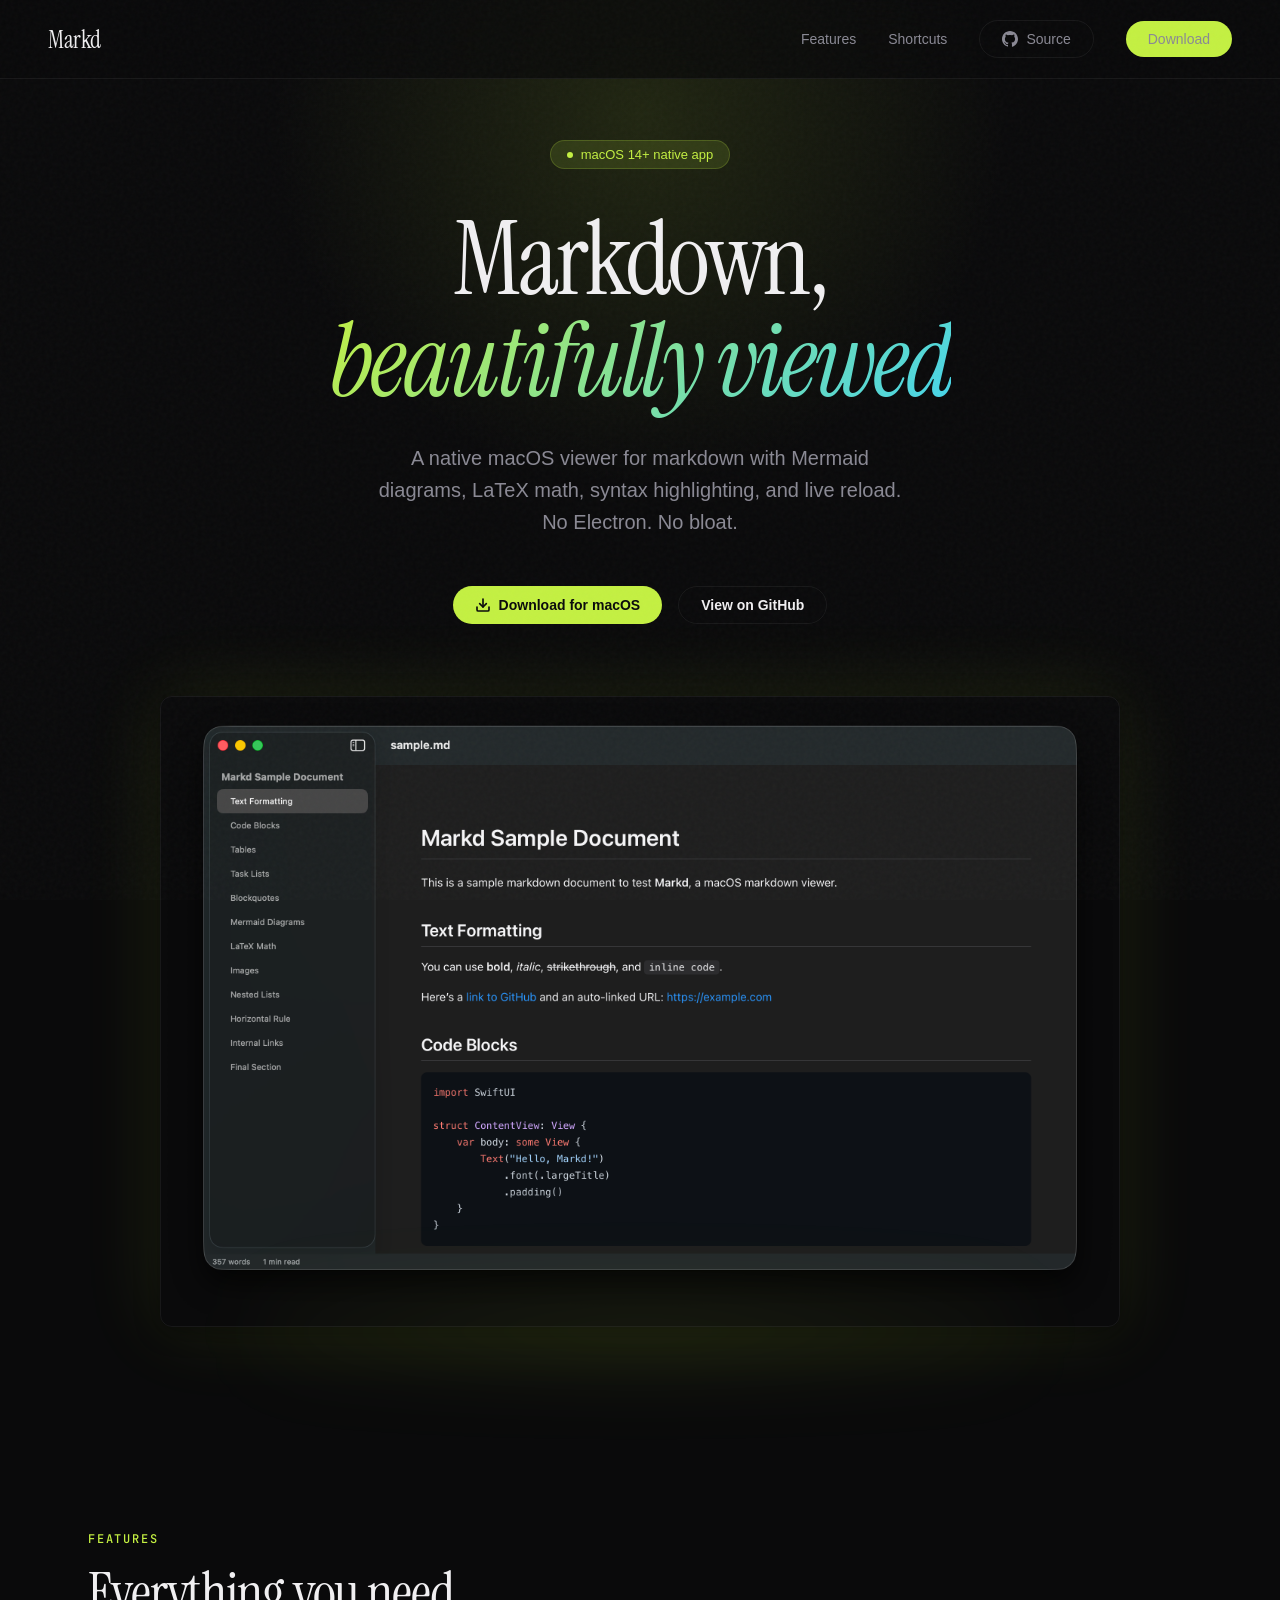
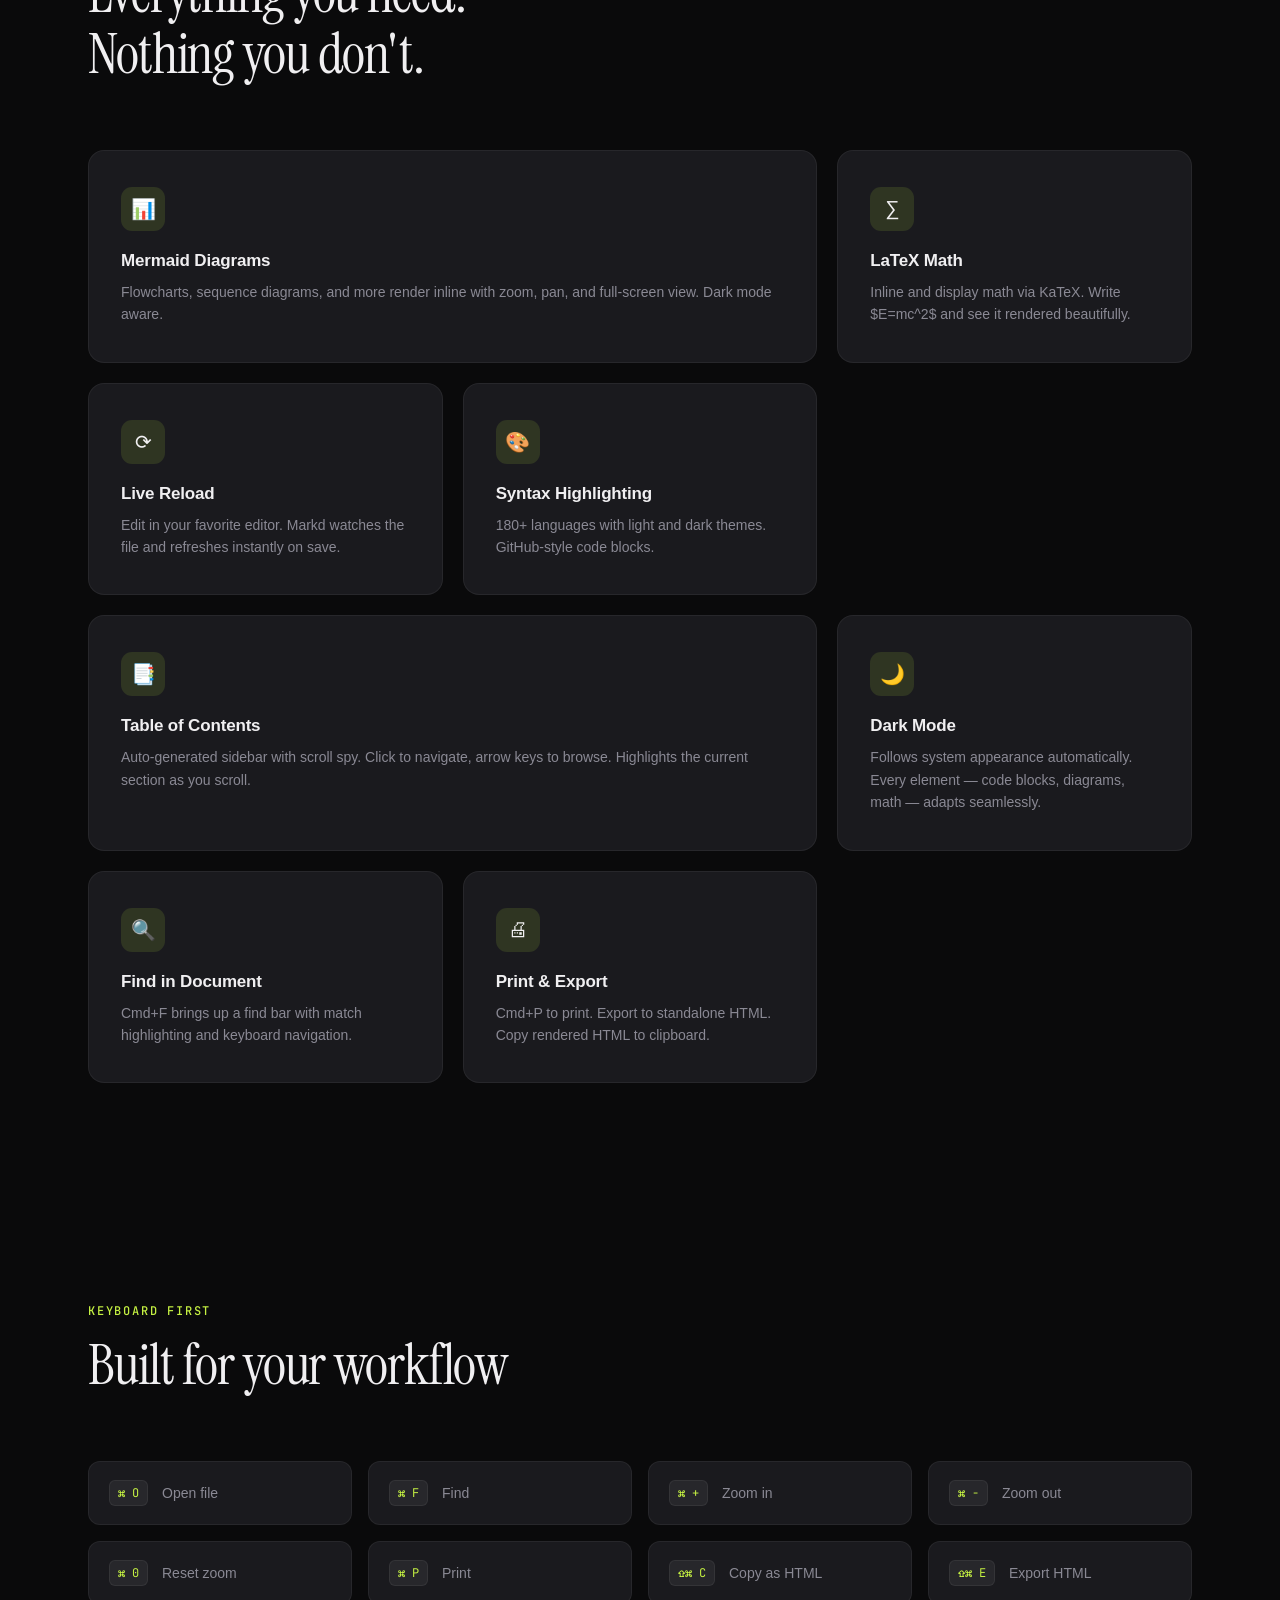
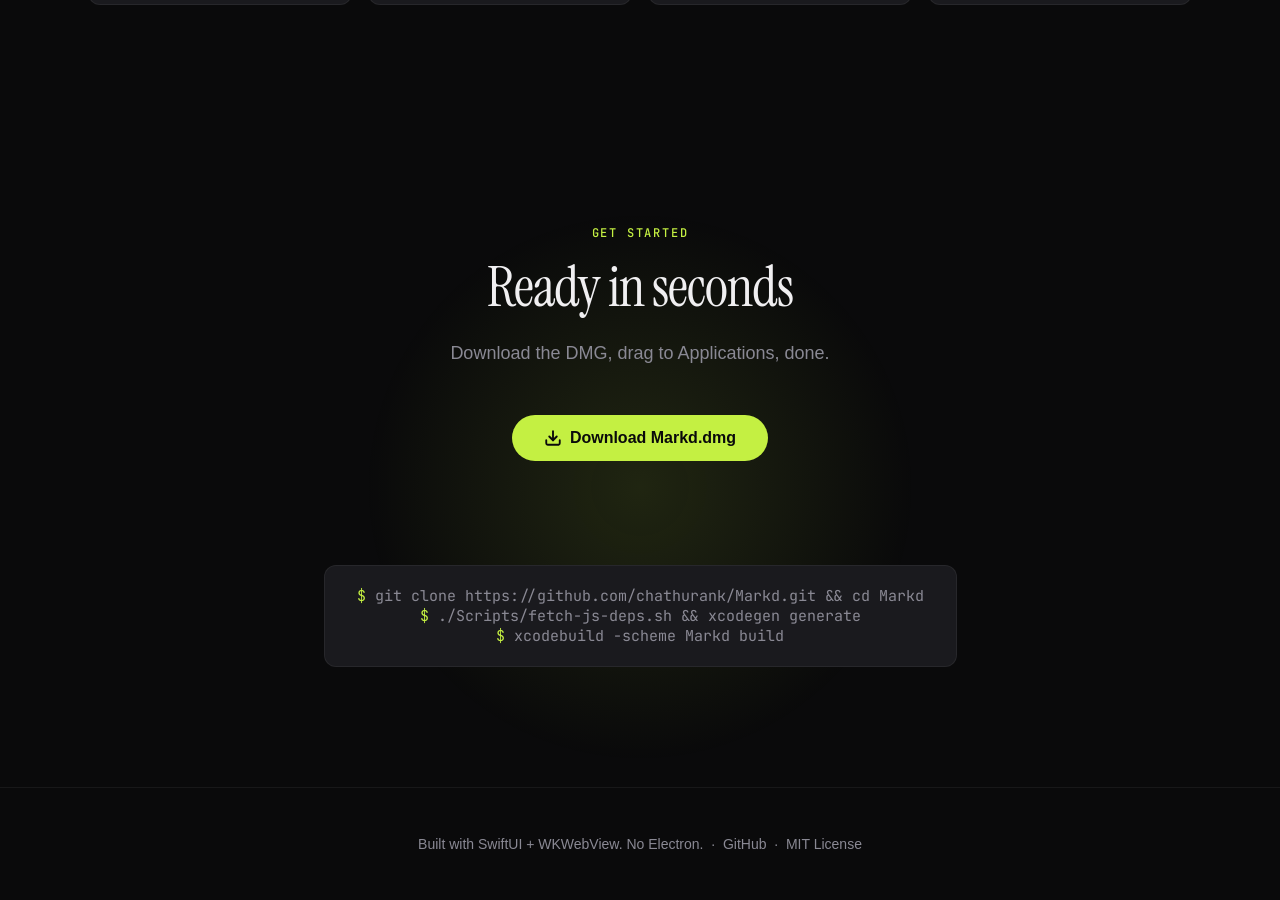
<file: docs/index.html>
<!DOCTYPE html>
<html lang="en">
<head>
    <meta charset="UTF-8">
    <meta name="viewport" content="width=device-width, initial-scale=1.0">
    <title>Markd — The Markdown Viewer for macOS</title>
    <meta name="description" content="A beautiful, native macOS markdown viewer with Mermaid diagrams, LaTeX math, live reload, and more.">

    <!-- Fonts -->
    <link rel="preconnect" href="https://fonts.googleapis.com">
    <link rel="preconnect" href="https://fonts.gstatic.com" crossorigin>
    <link href="https://fonts.googleapis.com/css2?family=Instrument+Serif:ital@0;1&family=JetBrains+Mono:wght@400;500&family=Satoshi:wght@400;500;700;900&display=swap" rel="stylesheet">

    <style>
        :root {
            --bg: #0a0a0b;
            --bg-elevated: #141416;
            --bg-card: #1a1a1e;
            --text: #f0eff1;
            --text-muted: #8a8994;
            --accent: #c4f042;
            --accent-dim: rgba(196, 240, 66, 0.12);
            --accent-glow: rgba(196, 240, 66, 0.25);
            --border: rgba(255,255,255,0.06);
            --border-accent: rgba(196, 240, 66, 0.2);
            --gradient-start: #c4f042;
            --gradient-end: #42d4f0;
            --font-display: 'Instrument Serif', Georgia, serif;
            --font-body: 'Satoshi', -apple-system, sans-serif;
            --font-mono: 'JetBrains Mono', monospace;
        }

        * { margin: 0; padding: 0; box-sizing: border-box; }

        html { scroll-behavior: smooth; }

        body {
            font-family: var(--font-body);
            background: var(--bg);
            color: var(--text);
            overflow-x: hidden;
            -webkit-font-smoothing: antialiased;
        }

        /* ---- Grain overlay ---- */
        body::after {
            content: '';
            position: fixed;
            inset: 0;
            pointer-events: none;
            opacity: 0.03;
            background-image: url("data:image/svg+xml,%3Csvg viewBox='0 0 256 256' xmlns='http://www.w3.org/2000/svg'%3E%3Cfilter id='n'%3E%3CfeTurbulence type='fractalNoise' baseFrequency='0.9' numOctaves='4' stitchTiles='stitch'/%3E%3C/filter%3E%3Crect width='100%25' height='100%25' filter='url(%23n)'/%3E%3C/svg%3E");
            z-index: 9999;
        }

        /* ---- Navigation ---- */
        nav {
            position: fixed;
            top: 0;
            left: 0;
            right: 0;
            z-index: 100;
            padding: 20px 48px;
            display: flex;
            align-items: center;
            justify-content: space-between;
            backdrop-filter: blur(20px) saturate(1.2);
            -webkit-backdrop-filter: blur(20px) saturate(1.2);
            background: rgba(10, 10, 11, 0.75);
            border-bottom: 1px solid var(--border);
        }

        .nav-brand {
            display: flex;
            align-items: center;
            gap: 12px;
            font-family: var(--font-display);
            font-size: 24px;
            text-decoration: none;
            color: var(--text);
            letter-spacing: -0.02em;
        }

        .nav-brand img {
            width: 32px;
            height: 32px;
            border-radius: 7px;
        }

        .nav-links {
            display: flex;
            gap: 32px;
            align-items: center;
        }

        .nav-links a {
            color: var(--text-muted);
            text-decoration: none;
            font-size: 14px;
            font-weight: 500;
            transition: color 0.2s;
        }

        .nav-links a:hover { color: var(--text); }

        .btn {
            display: inline-flex;
            align-items: center;
            gap: 8px;
            padding: 10px 22px;
            border-radius: 100px;
            font-family: var(--font-body);
            font-size: 14px;
            font-weight: 600;
            text-decoration: none;
            transition: all 0.25s cubic-bezier(0.4, 0, 0.2, 1);
            cursor: pointer;
            border: none;
        }

        .btn-primary {
            background: var(--accent);
            color: #0a0a0b;
        }

        .btn-primary:hover {
            box-shadow: 0 0 32px var(--accent-glow);
            transform: translateY(-1px);
        }

        .btn-ghost {
            background: transparent;
            color: var(--text);
            border: 1px solid var(--border);
        }

        .btn-ghost:hover {
            border-color: rgba(255,255,255,0.15);
            background: rgba(255,255,255,0.03);
        }

        /* ---- Hero ---- */
        .hero {
            min-height: 100vh;
            display: flex;
            flex-direction: column;
            align-items: center;
            justify-content: center;
            text-align: center;
            padding: 140px 24px 80px;
            position: relative;
        }

        .hero::before {
            content: '';
            position: absolute;
            top: -20%;
            left: 50%;
            transform: translateX(-50%);
            width: 800px;
            height: 800px;
            background: radial-gradient(circle, var(--accent-dim) 0%, transparent 65%);
            pointer-events: none;
        }

        .hero-badge {
            display: inline-flex;
            align-items: center;
            gap: 8px;
            padding: 6px 16px;
            border-radius: 100px;
            border: 1px solid var(--border-accent);
            background: var(--accent-dim);
            font-size: 13px;
            font-weight: 500;
            color: var(--accent);
            margin-bottom: 40px;
            animation: fadeUp 0.8s ease both;
        }

        .hero-badge::before {
            content: '';
            width: 6px;
            height: 6px;
            border-radius: 50%;
            background: var(--accent);
        }

        h1 {
            font-family: var(--font-display);
            font-size: clamp(56px, 8vw, 110px);
            font-weight: 400;
            line-height: 1;
            letter-spacing: -0.03em;
            margin-bottom: 28px;
            animation: fadeUp 0.8s 0.1s ease both;
        }

        h1 em {
            font-style: italic;
            background: linear-gradient(135deg, var(--gradient-start), var(--gradient-end));
            -webkit-background-clip: text;
            -webkit-text-fill-color: transparent;
            background-clip: text;
        }

        .hero-subtitle {
            font-size: clamp(17px, 2vw, 20px);
            color: var(--text-muted);
            max-width: 540px;
            line-height: 1.6;
            margin-bottom: 48px;
            animation: fadeUp 0.8s 0.2s ease both;
        }

        .hero-actions {
            display: flex;
            gap: 16px;
            margin-bottom: 72px;
            animation: fadeUp 0.8s 0.3s ease both;
        }

        .hero-screenshot {
            position: relative;
            max-width: 960px;
            width: 100%;
            animation: fadeUp 1s 0.5s ease both;
        }

        .hero-screenshot img {
            width: 100%;
            border-radius: 12px;
            border: 1px solid var(--border);
            box-shadow:
                0 4px 24px rgba(0,0,0,0.4),
                0 0 80px var(--accent-dim);
        }

        .hero-screenshot::after {
            content: '';
            position: absolute;
            bottom: -40px;
            left: 10%;
            right: 10%;
            height: 80px;
            background: radial-gradient(ellipse, var(--accent-dim), transparent);
            filter: blur(40px);
            pointer-events: none;
        }

        /* ---- Features ---- */
        .features {
            padding: 120px 48px;
            max-width: 1200px;
            margin: 0 auto;
        }

        .section-label {
            font-family: var(--font-mono);
            font-size: 12px;
            font-weight: 500;
            text-transform: uppercase;
            letter-spacing: 0.15em;
            color: var(--accent);
            margin-bottom: 16px;
        }

        h2 {
            font-family: var(--font-display);
            font-size: clamp(36px, 5vw, 56px);
            font-weight: 400;
            letter-spacing: -0.02em;
            line-height: 1.1;
            margin-bottom: 64px;
        }

        .feature-grid {
            display: grid;
            grid-template-columns: repeat(3, 1fr);
            gap: 20px;
        }

        .feature-card {
            background: var(--bg-card);
            border: 1px solid var(--border);
            border-radius: 16px;
            padding: 36px 32px;
            transition: all 0.35s cubic-bezier(0.4, 0, 0.2, 1);
            position: relative;
            overflow: hidden;
        }

        .feature-card::before {
            content: '';
            position: absolute;
            top: 0;
            left: 0;
            right: 0;
            height: 1px;
            background: linear-gradient(90deg, transparent, var(--accent-glow), transparent);
            opacity: 0;
            transition: opacity 0.35s;
        }

        .feature-card:hover {
            border-color: var(--border-accent);
            transform: translateY(-4px);
            box-shadow: 0 16px 48px rgba(0,0,0,0.3);
        }

        .feature-card:hover::before { opacity: 1; }

        .feature-icon {
            width: 44px;
            height: 44px;
            border-radius: 11px;
            background: var(--accent-dim);
            display: flex;
            align-items: center;
            justify-content: center;
            font-size: 20px;
            margin-bottom: 20px;
        }

        .feature-card h3 {
            font-family: var(--font-body);
            font-size: 17px;
            font-weight: 700;
            margin-bottom: 10px;
            letter-spacing: -0.01em;
        }

        .feature-card p {
            font-size: 14px;
            color: var(--text-muted);
            line-height: 1.6;
        }

        /* Span 2 columns for hero features */
        .feature-card.wide {
            grid-column: span 2;
        }

        /* ---- Shortcuts section ---- */
        .shortcuts {
            padding: 100px 48px;
            max-width: 1200px;
            margin: 0 auto;
        }

        .shortcut-grid {
            display: grid;
            grid-template-columns: repeat(4, 1fr);
            gap: 16px;
            margin-top: 48px;
        }

        .shortcut-item {
            display: flex;
            align-items: center;
            gap: 14px;
            padding: 18px 20px;
            background: var(--bg-card);
            border: 1px solid var(--border);
            border-radius: 12px;
        }

        .shortcut-item kbd {
            font-family: var(--font-mono);
            font-size: 12px;
            padding: 4px 8px;
            border-radius: 6px;
            background: rgba(255,255,255,0.06);
            border: 1px solid var(--border);
            color: var(--accent);
            white-space: nowrap;
        }

        .shortcut-item span {
            font-size: 14px;
            color: var(--text-muted);
        }

        /* ---- Install section ---- */
        .install {
            padding: 120px 48px;
            text-align: center;
            position: relative;
        }

        .install::before {
            content: '';
            position: absolute;
            bottom: 0;
            left: 50%;
            transform: translateX(-50%);
            width: 600px;
            height: 600px;
            background: radial-gradient(circle, var(--accent-dim) 0%, transparent 65%);
            pointer-events: none;
        }

        .install h2 {
            margin-bottom: 20px;
        }

        .install p {
            color: var(--text-muted);
            font-size: 18px;
            margin-bottom: 48px;
            max-width: 480px;
            margin-left: auto;
            margin-right: auto;
            line-height: 1.6;
        }

        .install-code {
            display: inline-block;
            background: var(--bg-card);
            border: 1px solid var(--border);
            border-radius: 12px;
            padding: 20px 32px;
            font-family: var(--font-mono);
            font-size: 15px;
            color: var(--text-muted);
            margin-top: 32px;
        }

        .install-code .cmd { color: var(--accent); }

        /* ---- Footer ---- */
        footer {
            padding: 48px;
            text-align: center;
            border-top: 1px solid var(--border);
            color: var(--text-muted);
            font-size: 14px;
        }

        footer a {
            color: var(--text-muted);
            text-decoration: none;
            transition: color 0.2s;
        }

        footer a:hover { color: var(--text); }

        /* ---- Animations ---- */
        @keyframes fadeUp {
            from { opacity: 0; transform: translateY(24px); }
            to { opacity: 1; transform: translateY(0); }
        }

        .reveal {
            opacity: 0;
            transform: translateY(32px);
            transition: all 0.7s cubic-bezier(0.4, 0, 0.2, 1);
        }

        .reveal.visible {
            opacity: 1;
            transform: translateY(0);
        }

        /* ---- Responsive ---- */
        @media (max-width: 900px) {
            nav { padding: 16px 24px; }
            .nav-links { gap: 20px; }
            .feature-grid { grid-template-columns: 1fr; }
            .feature-card.wide { grid-column: span 1; }
            .shortcut-grid { grid-template-columns: repeat(2, 1fr); }
            .features, .shortcuts, .install { padding: 80px 24px; }
        }

        @media (max-width: 600px) {
            .nav-links a:not(.btn) { display: none; }
            .shortcut-grid { grid-template-columns: 1fr; }
            .hero-actions { flex-direction: column; align-items: center; }
        }
    </style>
</head>
<body>

    <nav>
        <a class="nav-brand" href="#">
            Markd
        </a>
        <div class="nav-links">
            <a href="#features">Features</a>
            <a href="#shortcuts">Shortcuts</a>
            <a href="https://github.com/chathurank/Markd" class="btn btn-ghost">
                <svg width="16" height="16" viewBox="0 0 24 24" fill="currentColor"><path d="M12 0C5.37 0 0 5.37 0 12c0 5.3 3.438 9.8 8.205 11.385.6.113.82-.258.82-.577 0-.285-.01-1.04-.015-2.04-3.338.724-4.042-1.61-4.042-1.61C4.422 18.07 3.633 17.7 3.633 17.7c-1.087-.744.084-.729.084-.729 1.205.084 1.838 1.236 1.838 1.236 1.07 1.835 2.809 1.305 3.495.998.108-.776.417-1.305.76-1.605-2.665-.3-5.466-1.332-5.466-5.93 0-1.31.465-2.38 1.235-3.22-.135-.303-.54-1.523.105-3.176 0 0 1.005-.322 3.3 1.23.96-.267 1.98-.399 3-.405 1.02.006 2.04.138 3 .405 2.28-1.552 3.285-1.23 3.285-1.23.645 1.653.24 2.873.12 3.176.765.84 1.23 1.91 1.23 3.22 0 4.61-2.805 5.625-5.475 5.92.42.36.81 1.096.81 2.22 0 1.606-.015 2.896-.015 3.286 0 .315.21.69.825.57C20.565 21.795 24 17.295 24 12c0-6.63-5.37-12-12-12"/></svg>
                Source
            </a>
            <a href="#install" class="btn btn-primary">Download</a>
        </div>
    </nav>

    <!-- Hero -->
    <section class="hero">
        <div class="hero-badge">macOS 14+ native app</div>
        <h1>Markdown,<br><em>beautifully viewed</em></h1>
        <p class="hero-subtitle">
            A native macOS viewer for markdown with Mermaid diagrams, LaTeX math, syntax highlighting, and live reload. No Electron. No bloat.
        </p>
        <div class="hero-actions">
            <a href="#install" class="btn btn-primary">
                <svg width="16" height="16" viewBox="0 0 24 24" fill="none" stroke="currentColor" stroke-width="2.5" stroke-linecap="round" stroke-linejoin="round"><path d="M21 15v4a2 2 0 0 1-2 2H5a2 2 0 0 1-2-2v-4"/><polyline points="7 10 12 15 17 10"/><line x1="12" y1="15" x2="12" y2="3"/></svg>
                Download for macOS
            </a>
            <a href="https://github.com/chathurank/Markd" class="btn btn-ghost">View on GitHub</a>
        </div>
        <div class="hero-screenshot">
            <img src="screenshot.png" alt="Markd app screenshot showing rendered markdown with TOC sidebar">
        </div>
    </section>

    <!-- Features -->
    <section class="features" id="features">
        <div class="section-label reveal">Features</div>
        <h2 class="reveal">Everything you need.<br>Nothing you don't.</h2>

        <div class="feature-grid">
            <div class="feature-card wide reveal">
                <div class="feature-icon">📊</div>
                <h3>Mermaid Diagrams</h3>
                <p>Flowcharts, sequence diagrams, and more render inline with zoom, pan, and full-screen view. Dark mode aware.</p>
            </div>
            <div class="feature-card reveal">
                <div class="feature-icon">∑</div>
                <h3>LaTeX Math</h3>
                <p>Inline and display math via KaTeX. Write $E=mc^2$ and see it rendered beautifully.</p>
            </div>
            <div class="feature-card reveal">
                <div class="feature-icon">⟳</div>
                <h3>Live Reload</h3>
                <p>Edit in your favorite editor. Markd watches the file and refreshes instantly on save.</p>
            </div>
            <div class="feature-card reveal">
                <div class="feature-icon">🎨</div>
                <h3>Syntax Highlighting</h3>
                <p>180+ languages with light and dark themes. GitHub-style code blocks.</p>
            </div>
            <div class="feature-card wide reveal">
                <div class="feature-icon">📑</div>
                <h3>Table of Contents</h3>
                <p>Auto-generated sidebar with scroll spy. Click to navigate, arrow keys to browse. Highlights the current section as you scroll.</p>
            </div>
            <div class="feature-card reveal">
                <div class="feature-icon">🌙</div>
                <h3>Dark Mode</h3>
                <p>Follows system appearance automatically. Every element — code blocks, diagrams, math — adapts seamlessly.</p>
            </div>
            <div class="feature-card reveal">
                <div class="feature-icon">🔍</div>
                <h3>Find in Document</h3>
                <p>Cmd+F brings up a find bar with match highlighting and keyboard navigation.</p>
            </div>
            <div class="feature-card reveal">
                <div class="feature-icon">🖨</div>
                <h3>Print &amp; Export</h3>
                <p>Cmd+P to print. Export to standalone HTML. Copy rendered HTML to clipboard.</p>
            </div>
        </div>
    </section>

    <!-- Shortcuts -->
    <section class="shortcuts" id="shortcuts">
        <div class="section-label reveal">Keyboard First</div>
        <h2 class="reveal">Built for your workflow</h2>

        <div class="shortcut-grid reveal">
            <div class="shortcut-item">
                <kbd>⌘ O</kbd>
                <span>Open file</span>
            </div>
            <div class="shortcut-item">
                <kbd>⌘ F</kbd>
                <span>Find</span>
            </div>
            <div class="shortcut-item">
                <kbd>⌘ +</kbd>
                <span>Zoom in</span>
            </div>
            <div class="shortcut-item">
                <kbd>⌘ -</kbd>
                <span>Zoom out</span>
            </div>
            <div class="shortcut-item">
                <kbd>⌘ 0</kbd>
                <span>Reset zoom</span>
            </div>
            <div class="shortcut-item">
                <kbd>⌘ P</kbd>
                <span>Print</span>
            </div>
            <div class="shortcut-item">
                <kbd>⇧⌘ C</kbd>
                <span>Copy as HTML</span>
            </div>
            <div class="shortcut-item">
                <kbd>⇧⌘ E</kbd>
                <span>Export HTML</span>
            </div>
        </div>
    </section>

    <!-- Install -->
    <section class="install" id="install">
        <div class="section-label reveal">Get Started</div>
        <h2 class="reveal">Ready in seconds</h2>
        <p class="reveal">Download the DMG, drag to Applications, done.</p>

        <div class="hero-actions reveal" style="justify-content: center;">
            <a href="https://github.com/chathurank/Markd/releases/latest/download/Markd.dmg" class="btn btn-primary" style="font-size: 16px; padding: 14px 32px;">
                <svg width="18" height="18" viewBox="0 0 24 24" fill="none" stroke="currentColor" stroke-width="2.5" stroke-linecap="round" stroke-linejoin="round"><path d="M21 15v4a2 2 0 0 1-2 2H5a2 2 0 0 1-2-2v-4"/><polyline points="7 10 12 15 17 10"/><line x1="12" y1="15" x2="12" y2="3"/></svg>
                Download Markd.dmg
            </a>
        </div>

        <div class="install-code reveal">
            <span class="cmd">$</span> git clone https://github.com/chathurank/Markd.git && cd Markd<br>
            <span class="cmd">$</span> ./Scripts/fetch-js-deps.sh && xcodegen generate<br>
            <span class="cmd">$</span> xcodebuild -scheme Markd build
        </div>
    </section>

    <footer>
        <p>Built with SwiftUI + WKWebView. No Electron. &nbsp;·&nbsp; <a href="https://github.com/chathurank/Markd">GitHub</a> &nbsp;·&nbsp; MIT License</p>
    </footer>

    <script>
        // Scroll-triggered reveal animations
        const observer = new IntersectionObserver((entries) => {
            entries.forEach((entry, i) => {
                if (entry.isIntersecting) {
                    // Stagger siblings
                    const siblings = entry.target.parentElement.querySelectorAll('.reveal');
                    let delay = 0;
                    siblings.forEach(s => {
                        if (s.getBoundingClientRect().top < window.innerHeight) {
                            setTimeout(() => s.classList.add('visible'), delay);
                            delay += 80;
                        }
                    });
                    observer.unobserve(entry.target);
                }
            });
        }, { threshold: 0.15 });

        document.querySelectorAll('.reveal').forEach(el => observer.observe(el));
    </script>
</body>
</html>
</file>
